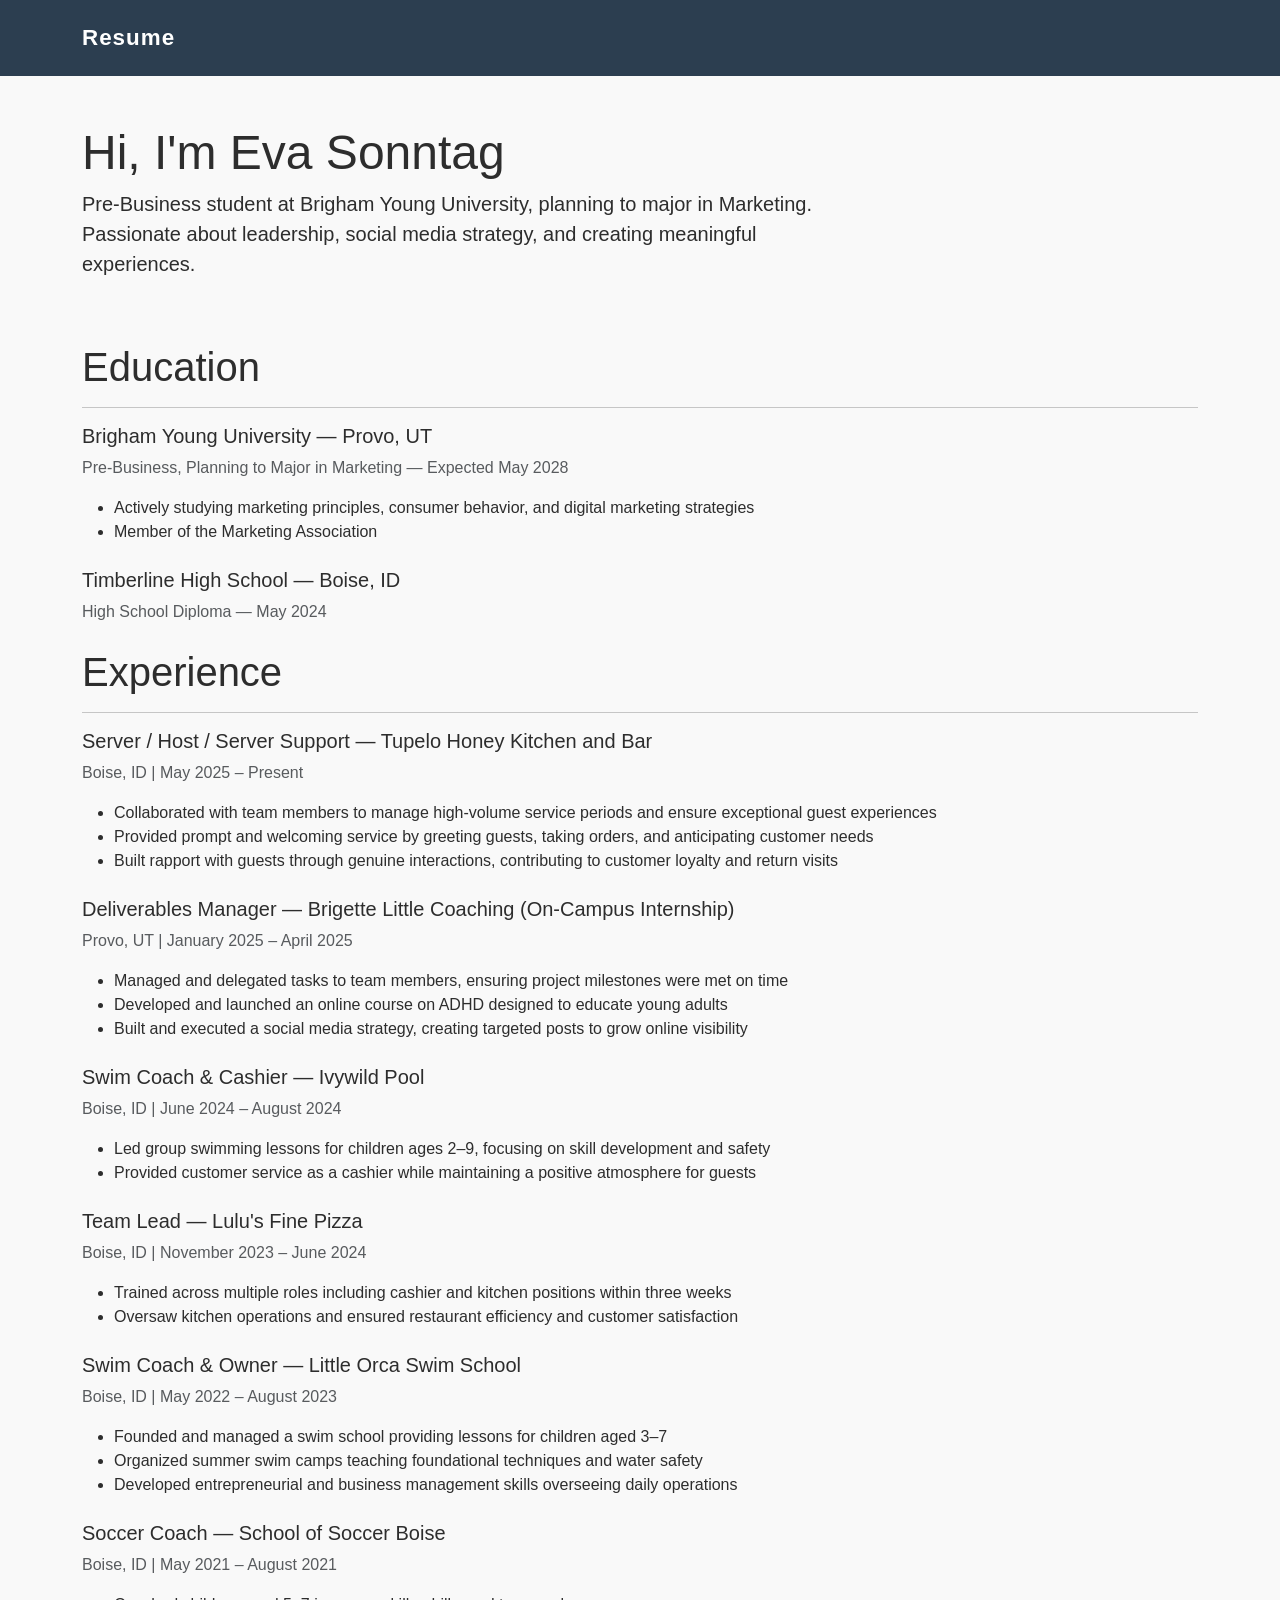
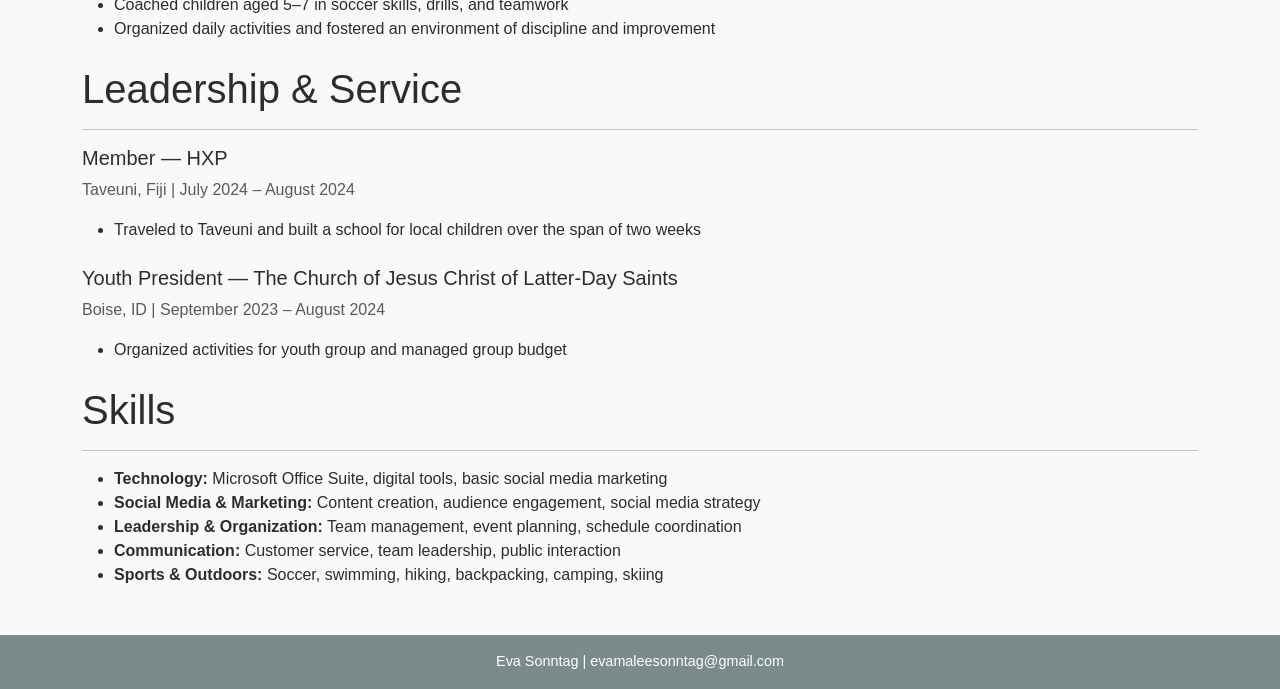
<file: index.html>
<!DOCTYPE html>
<html lang="en">
<head>
  <meta charset="UTF-8">
  <meta name="viewport" content="width=device-width, initial-scale=1.0">
  <title>Eva Sonntag</title>
  <link rel="stylesheet" href="bootstrap.min.css">
  <link rel="stylesheet" href="style.css">
</head>
<body>

  <!-- NAVBAR -->
  <nav class="navbar navbar-expand-lg navbar-dark bg-dark">
    <div class="container">
      <a class="navbar-brand" href="#">Resume</a>
    </div>
  </nav>

  <!-- HERO / INTRO -->
  <div class="container mt-5">
    <div class="row">
      <div class="col-md-8">
        <h1>Hi, I'm Eva Sonntag</h1>
        <p class="lead">Pre-Business student at Brigham Young University, planning to major in Marketing. Passionate about leadership, social media strategy, and creating meaningful experiences.</p>
      </div>
    </div>
  </div>

  <!-- RESUME SECTION -->
  <div class="container mt-5">

    <!-- Education -->
    <h2>Education</h2>
    <hr>
    <div class="mb-4">
      <h5>Brigham Young University — Provo, UT</h5>
      <p class="text-muted">Pre-Business, Planning to Major in Marketing — Expected May 2028</p>
      <ul>
        <li>Actively studying marketing principles, consumer behavior, and digital marketing strategies</li>
        <li>Member of the Marketing Association</li>
      </ul>
    </div>
    <div class="mb-4">
      <h5>Timberline High School — Boise, ID</h5>
      <p class="text-muted">High School Diploma — May 2024</p>
    </div>

    <!-- Experience -->
    <h2>Experience</h2>
    <hr>

    <div class="mb-4">
      <h5>Server / Host / Server Support — Tupelo Honey Kitchen and Bar</h5>
      <p class="text-muted">Boise, ID | May 2025 – Present</p>
      <ul>
        <li>Collaborated with team members to manage high-volume service periods and ensure exceptional guest experiences</li>
        <li>Provided prompt and welcoming service by greeting guests, taking orders, and anticipating customer needs</li>
        <li>Built rapport with guests through genuine interactions, contributing to customer loyalty and return visits</li>
      </ul>
    </div>

    <div class="mb-4">
      <h5>Deliverables Manager — Brigette Little Coaching (On-Campus Internship)</h5>
      <p class="text-muted">Provo, UT | January 2025 – April 2025</p>
      <ul>
        <li>Managed and delegated tasks to team members, ensuring project milestones were met on time</li>
        <li>Developed and launched an online course on ADHD designed to educate young adults</li>
        <li>Built and executed a social media strategy, creating targeted posts to grow online visibility</li>
      </ul>
    </div>

    <div class="mb-4">
      <h5>Swim Coach & Cashier — Ivywild Pool</h5>
      <p class="text-muted">Boise, ID | June 2024 – August 2024</p>
      <ul>
        <li>Led group swimming lessons for children ages 2–9, focusing on skill development and safety</li>
        <li>Provided customer service as a cashier while maintaining a positive atmosphere for guests</li>
      </ul>
    </div>

    <div class="mb-4">
      <h5>Team Lead — Lulu's Fine Pizza</h5>
      <p class="text-muted">Boise, ID | November 2023 – June 2024</p>
      <ul>
        <li>Trained across multiple roles including cashier and kitchen positions within three weeks</li>
        <li>Oversaw kitchen operations and ensured restaurant efficiency and customer satisfaction</li>
      </ul>
    </div>

    <div class="mb-4">
      <h5>Swim Coach & Owner — Little Orca Swim School</h5>
      <p class="text-muted">Boise, ID | May 2022 – August 2023</p>
      <ul>
        <li>Founded and managed a swim school providing lessons for children aged 3–7</li>
        <li>Organized summer swim camps teaching foundational techniques and water safety</li>
        <li>Developed entrepreneurial and business management skills overseeing daily operations</li>
      </ul>
    </div>

    <div class="mb-4">
      <h5>Soccer Coach — School of Soccer Boise</h5>
      <p class="text-muted">Boise, ID | May 2021 – August 2021</p>
      <ul>
        <li>Coached children aged 5–7 in soccer skills, drills, and teamwork</li>
        <li>Organized daily activities and fostered an environment of discipline and improvement</li>
      </ul>
    </div>

    <!-- Leadership & Service -->
    <h2>Leadership & Service</h2>
    <hr>

    <div class="mb-4">
      <h5>Member — HXP</h5>
      <p class="text-muted">Taveuni, Fiji | July 2024 – August 2024</p>
      <ul>
        <li>Traveled to Taveuni and built a school for local children over the span of two weeks</li>
      </ul>
    </div>

    <div class="mb-4">
      <h5>Youth President — The Church of Jesus Christ of Latter-Day Saints</h5>
      <p class="text-muted">Boise, ID | September 2023 – August 2024</p>
      <ul>
        <li>Organized activities for youth group and managed group budget</li>
      </ul>
    </div>

    <!-- Skills -->
    <h2>Skills</h2>
    <hr>
    <ul>
      <li><strong>Technology:</strong> Microsoft Office Suite, digital tools, basic social media marketing</li>
      <li><strong>Social Media & Marketing:</strong> Content creation, audience engagement, social media strategy</li>
      <li><strong>Leadership & Organization:</strong> Team management, event planning, schedule coordination</li>
      <li><strong>Communication:</strong> Customer service, team leadership, public interaction</li>
      <li><strong>Sports & Outdoors:</strong> Soccer, swimming, hiking, backpacking, camping, skiing</li>
    </ul>

  </div>

  <!-- Footer -->
  <footer class="bg-dark text-white text-center py-3 mt-5">
    <p class="mb-0">Eva Sonntag | evamaleesonntag@gmail.com</p>
  </footer>

  <script src="https://cdn.jsdelivr.net/npm/bootstrap@5.3.0/dist/js/bootstrap.bundle.min.js"></script>

</body>
</html>
    
</html>
</file>
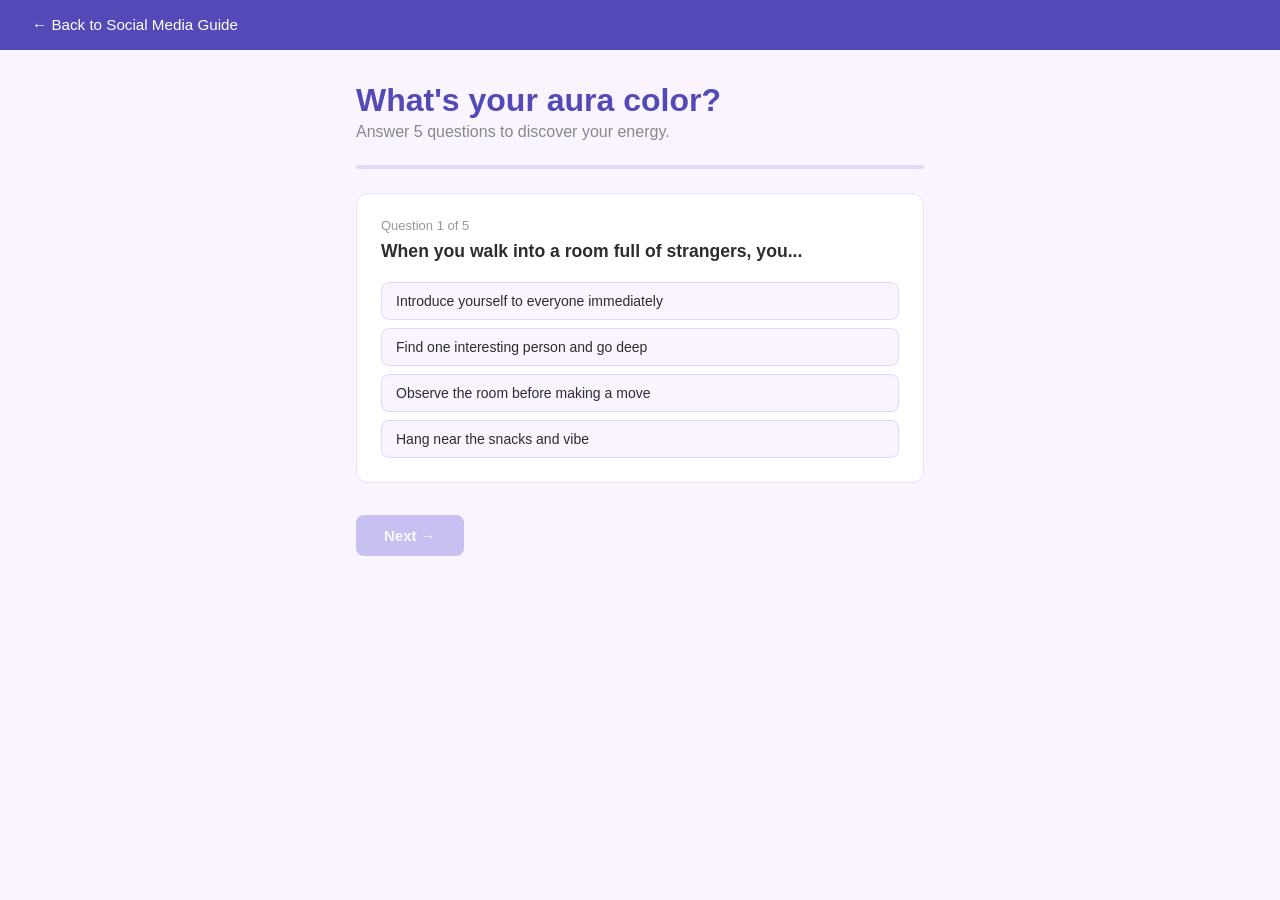
<file: app.html>
<!DOCTYPE html>
<html lang="en">
<head>
  <meta charset="UTF-8">
  <meta name="viewport" content="width=device-width, initial-scale=1.0">
  <title>Aura Color Quiz</title>
  <style>
    * { box-sizing: border-box; margin: 0; padding: 0; }
    body { background-color: #f9f4ff; font-family: 'Segoe UI', sans-serif; color: #2d2d2d; }
    .quiz-wrap { max-width: 600px; margin: 0 auto; padding: 2rem 1rem; }
    h1 { font-size: 2rem; font-weight: 700; color: #534AB7; margin-bottom: 0.25rem; }
    .subtitle { font-size: 1rem; color: #888; margin-bottom: 1.5rem; }
    .progress-bar { height: 4px; background: #e0d9f7; border-radius: 2px; margin-bottom: 1.5rem; }
    .progress-fill { height: 4px; background: #7F77DD; border-radius: 2px; transition: width 0.3s; }
    .q-card { background: #ffffff; border: 1px solid #e8e4f7; border-radius: 12px; padding: 1.5rem; margin-bottom: 1rem; }
    .q-label { font-size: 13px; color: #999; margin-bottom: 0.5rem; }
    .q-text { font-size: 1.1rem; font-weight: 600; margin-bottom: 1.25rem; }
    .options { display: grid; gap: 8px; }
    .opt { background: #f9f4ff; border: 1px solid #e0d9f7; border-radius: 8px; padding: 10px 14px; font-size: 14px; color: #2d2d2d; cursor: pointer; text-align: left; transition: border-color 0.15s; }
    .opt:hover { border-color: #7F77DD; }
    .opt.selected { border: 2px solid #7F77DD; background: #EEEDFE; color: #3C3489; font-weight: 600; }
    .btn { background: #7F77DD; color: white; border: none; border-radius: 8px; padding: 12px 28px; font-size: 15px; font-weight: 600; cursor: pointer; margin-top: 1rem; }
    .btn:disabled { opacity: 0.4; cursor: not-allowed; }
    .result-card { background: #ffffff; border: 1px solid #e8e4f7; border-radius: 12px; padding: 2rem; text-align: center; }
    .aura-circle { width: 100px; height: 100px; border-radius: 50%; margin: 0 auto 1.25rem; display: flex; align-items: center; justify-content: center; font-size: 40px; }
    .aura-name { font-size: 1.8rem; font-weight: 700; margin-bottom: 0.5rem; }
    .aura-desc { font-size: 15px; color: #555; line-height: 1.7; margin-bottom: 1.25rem; }
    .aura-traits { display: flex; gap: 8px; flex-wrap: wrap; justify-content: center; margin-bottom: 1.5rem; }
    .trait { font-size: 12px; padding: 4px 14px; border-radius: 20px; font-weight: 600; }
    .restart-btn { background: #f9f4ff; color: #534AB7; border: 1px solid #e0d9f7; border-radius: 8px; padding: 10px 24px; font-size: 14px; cursor: pointer; margin-top: 0.5rem; }
    .nav { background: #534AB7; padding: 1rem 2rem; }
    .nav a { color: white; text-decoration: none; font-size: 0.95rem; }
    .nav a:hover { text-decoration: underline; }
  </style>
</head>
<body>

  <div class="nav">
    <a href="scratch.html">← Back to Social Media Guide</a>
  </div>

  <div class="quiz-wrap">
    <h1>What's your aura color?</h1>
    <p class="subtitle">Answer 5 questions to discover your energy.</p>

    <div id="quiz-screen">
      <div class="progress-bar"><div class="progress-fill" id="progress" style="width: 0%"></div></div>
      <div id="question-area"></div>
      <button class="btn" id="next-btn" disabled onclick="nextQuestion()">Next →</button>
    </div>

    <div id="result-screen" style="display:none;"></div>
  </div>

  <script>
    const questions = [
      {
        q: "When you walk into a room full of strangers, you...",
        opts: [
          { text: "Introduce yourself to everyone immediately", scores: { red: 2, yellow: 1 } },
          { text: "Find one interesting person and go deep", scores: { indigo: 2, purple: 1 } },
          { text: "Observe the room before making a move", scores: { blue: 2, green: 1 } },
          { text: "Hang near the snacks and vibe", scores: { green: 2, orange: 1 } }
        ]
      },
      {
        q: "Your ideal Saturday looks like...",
        opts: [
          { text: "Hiking, sports, or something active outside", scores: { red: 2, orange: 1 } },
          { text: "A long journaling session or quiet creative time", scores: { purple: 2, indigo: 1 } },
          { text: "Helping a friend move or cooking for people", scores: { green: 2, blue: 1 } },
          { text: "A cozy day learning something new", scores: { yellow: 2, indigo: 1 } }
        ]
      },
      {
        q: "When you're stressed, you tend to...",
        opts: [
          { text: "Take action — do something, anything", scores: { red: 2, orange: 1 } },
          { text: "Talk it out with someone close", scores: { blue: 2, green: 1 } },
          { text: "Go quiet and process alone", scores: { purple: 2, indigo: 1 } },
          { text: "Make a plan and organize your thoughts", scores: { yellow: 2, blue: 1 } }
        ]
      },
      {
        q: "People who know you best would describe you as...",
        opts: [
          { text: "Bold, driven, and magnetic", scores: { red: 2, orange: 1 } },
          { text: "Warm, loyal, and grounding", scores: { green: 2, blue: 1 } },
          { text: "Thoughtful, mysterious, and deep", scores: { indigo: 2, purple: 1 } },
          { text: "Bright, curious, and full of ideas", scores: { yellow: 2, orange: 1 } }
        ]
      },
      {
        q: "What matters most to you right now?",
        opts: [
          { text: "Achieving something meaningful", scores: { red: 2, yellow: 1 } },
          { text: "Deep, genuine connection with others", scores: { blue: 2, green: 1 } },
          { text: "Understanding yourself on a deeper level", scores: { purple: 2, indigo: 1 } },
          { text: "Living freely and enjoying the moment", scores: { orange: 2, green: 1 } }
        ]
      }
    ];

    const auras = {
      red: { name: "Red Aura", emoji: "🔴", bg: "#FAECE7", color: "#993C1D", traitBg: "#F5C4B3", traitColor: "#712B13", desc: "You radiate passion, power, and unstoppable drive. Red auras belong to natural leaders who feel deeply and act boldly. You bring intensity and life to every room you enter.", traits: ["Driven", "Passionate", "Magnetic", "Fearless"] },
      orange: { name: "Orange Aura", emoji: "🟠", bg: "#FAEEDA", color: "#854F0B", traitBg: "#FAC775", traitColor: "#633806", desc: "You're a free spirit with an infectious zest for life. Orange auras are creative, adventurous, and always down for a good time. You bring joy and spontaneity wherever you go.", traits: ["Adventurous", "Creative", "Joyful", "Free-spirited"] },
      yellow: { name: "Yellow Aura", emoji: "🌟", bg: "#FFFDE7", color: "#854F0B", traitBg: "#FAC775", traitColor: "#633806", desc: "Your energy is bright, curious, and mentally sharp. Yellow auras are the intellectuals and innovators — always learning, always questioning, always a few steps ahead.", traits: ["Curious", "Optimistic", "Intellectual", "Innovative"] },
      green: { name: "Green Aura", emoji: "🍃", bg: "#EAF3DE", color: "#3B6D11", traitBg: "#C0DD97", traitColor: "#27500A", desc: "You are a grounding, healing presence in people's lives. Green auras are nurturing, balanced, and deeply connected to nature and community. People feel safe around you.", traits: ["Nurturing", "Grounded", "Empathetic", "Balanced"] },
      blue: { name: "Blue Aura", emoji: "💙", bg: "#E6F1FB", color: "#185FA5", traitBg: "#B5D4F4", traitColor: "#0C447C", desc: "You're a calm, trustworthy soul with a gift for communication. Blue auras are emotionally intelligent and deeply loyal — the person everyone turns to when they need real support.", traits: ["Calm", "Loyal", "Communicative", "Trustworthy"] },
      indigo: { name: "Indigo Aura", emoji: "🔮", bg: "#EEEDFE", color: "#534AB7", traitBg: "#CECBF6", traitColor: "#3C3489", desc: "You're an old soul with deep intuition and a rich inner world. Indigo auras are perceptive, empathic, and spiritually aware — you often sense things others can't explain.", traits: ["Intuitive", "Perceptive", "Deep", "Wise"] },
      purple: { name: "Purple Aura", emoji: "💜", bg: "#F5EEFF", color: "#6B3FA0", traitBg: "#DCC8F5", traitColor: "#4B2A72", desc: "You're a visionary with a mystical inner life. Purple auras are dreamers, artists, and seekers — drawn to beauty, meaning, and the magic hidden in everyday moments.", traits: ["Dreamy", "Artistic", "Mystical", "Visionary"] }
    };

    let current = 0, selected = null;
    const scores = { red: 0, orange: 0, yellow: 0, green: 0, blue: 0, indigo: 0, purple: 0 };

    function render() {
      const q = questions[current];
      document.getElementById('progress').style.width = (current / questions.length * 100) + '%';
      document.getElementById('question-area').innerHTML = `
        <div class="q-card">
          <div class="q-label">Question ${current + 1} of ${questions.length}</div>
          <div class="q-text">${q.q}</div>
          <div class="options">${q.opts.map((o, i) => `<button class="opt" onclick="selectOpt(${i})" id="opt-${i}">${o.text}</button>`).join('')}</div>
        </div>`;
      selected = null;
      document.getElementById('next-btn').disabled = true;
      document.getElementById('next-btn').textContent = current === questions.length - 1 ? 'See my aura ✨' : 'Next →';
    }

    function selectOpt(i) {
      document.querySelectorAll('.opt').forEach(o => o.classList.remove('selected'));
      document.getElementById('opt-' + i).classList.add('selected');
      selected = i;
      document.getElementById('next-btn').disabled = false;
    }

    function nextQuestion() {
      if (selected === null) return;
      const optScores = questions[current].opts[selected].scores;
      for (const [color, pts] of Object.entries(optScores)) scores[color] += pts;
      current++;
      if (current < questions.length) { render(); } else { showResult(); }
    }

    function showResult() {
      document.getElementById('progress').style.width = '100%';
      const top = Object.entries(scores).sort((a, b) => b[1] - a[1])[0][0];
      const aura = auras[top];
      document.getElementById('quiz-screen').style.display = 'none';
      document.getElementById('result-screen').style.display = 'block';
      document.getElementById('result-screen').innerHTML = `
        <div class="result-card">
          <div class="aura-circle" style="background:${aura.bg};">${aura.emoji}</div>
          <div class="aura-name" style="color:${aura.color};">${aura.name}</div>
          <div class="aura-desc">${aura.desc}</div>
          <div class="aura-traits">${aura.traits.map(t => `<span class="trait" style="background:${aura.traitBg};color:${aura.traitColor};">${t}</span>`).join('')}</div>
          <button class="restart-btn" onclick="restart()">Retake quiz</button>
        </div>`;
    }

    function restart() {
      current = 0; selected = null;
      for (const k in scores) scores[k] = 0;
      document.getElementById('result-screen').style.display = 'none';
      document.getElementById('quiz-screen').style.display = 'block';
      render();
    }

    render();
  </script>
</body>
</html>
</file>
<file: style.css>
body {
  font-family: 'Segoe UI', sans-serif;
  color: #2d2d2d;
  background-color: #f9f9f9;
}

.navbar {
  background-color: #2c3e50 !important;
  padding: 1rem 2rem;
}
.navbar-brand {
  font-size: 1.4rem;
  font-weight: 600;
  letter-spacing: 1px;
  color: #ffffff !important;
}
.nav-link {
  color: #cfd8dc !important;
  margin-left: 1rem;
  font-size: 0.95rem;
}
.nav-link:hover {
  color: #ffffff !important;
}

.hero {
  background-color: #2c3e50;
  color: white;
  padding: 60px 0 50px;
}
.hero h1 {
  font-size: 2.8rem;
  font-weight: 700;
}
.hero p {
  font-size: 1.1rem;
  color: #cfd8dc;
  max-width: 600px;
}

.section-title {
  font-size: 1.1rem;
  font-weight: 700;
  text-transform: uppercase;
  letter-spacing: 2px;
  color: #2c3e50;
  margin-top: 2.5rem;
  margin-bottom: 0.5rem;
}
.section-divider {
  border-top: 2px solid #2c3e50;
  margin-bottom: 1.5rem;
}

.entry {
  background: #ffffff;
  border-left: 4px solid #2c3e50;
  padding: 1rem 1.25rem;
  margin-bottom: 1.25rem;
  border-radius: 4px;
  box-shadow: 0 1px 4px rgba(0,0,0,0.06);
}
.entry h5 {
  font-weight: 600;
  margin-bottom: 0.15rem;
}
.entry .text-muted {
  font-size: 0.88rem;
  margin-bottom: 0.5rem;
}
.entry ul {
  margin-bottom: 0;
  padding-left: 1.2rem;
}
.entry li {
  font-size: 0.95rem;
  margin-bottom: 0.2rem;
}

footer {
  background-color: #2c3e50;
  color: #cfd8dc;
  text-align: center;
  padding: 1.5rem;
  margin-top: 4rem;
  font-size: 0.9rem;
}
</file>
